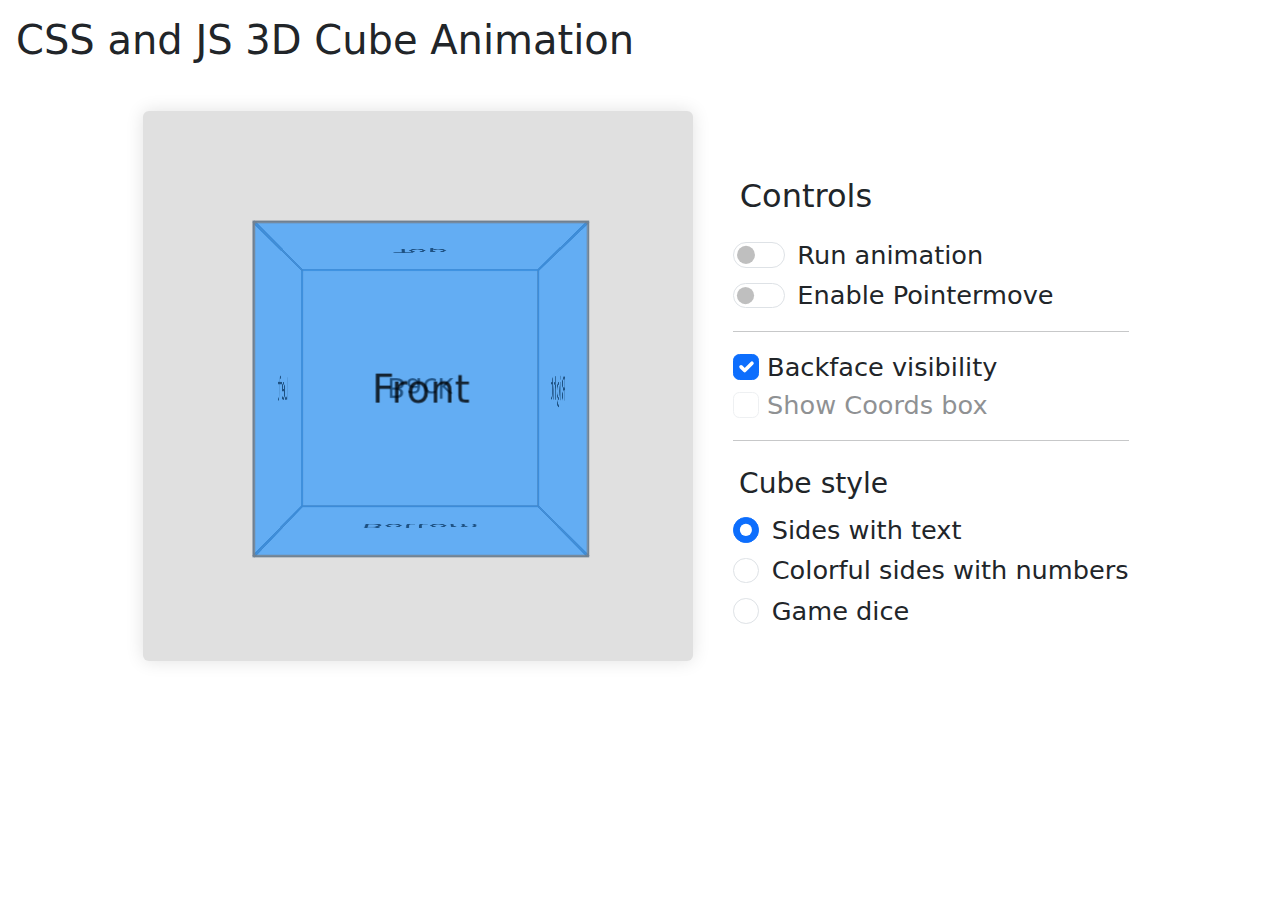
<file: index.html>
<!DOCTYPE html>
<html lang="en">

<head>
    <meta charset="UTF-8">
    <meta http-equiv="X-UA-Compatible" content="IE=edge">
    <meta name="viewport" content="width=device-width, initial-scale=1.0">
    <title>Document</title>
    <!-- Bootstrap CSS -->
    <link href="https://cdn.jsdelivr.net/npm/bootstrap@5.3.0-alpha1/dist/css/bootstrap.min.css" rel="stylesheet">
    <!-- Styles -->
    <link rel="stylesheet" href="styles/basics.css">
    <link rel="stylesheet" href="styles/controls.css">
    <link rel="stylesheet" href="styles/cubeDisplay.css">
    <!-- Scripts -->
    <script src="js/resizeObserver.js" defer></script>
    <script src="js/eventListeners.js" defer></script>

</head>

<body>
    <h1>CSS and JS 3D Cube Animation</h1>
    <!-- Flexbox -->
    <div class="flexbox">
        <!-- Cube -->
        <div class="cube-div">
            <div class="cube-container">
                <div class="cube text">
                    <div class="side front six">
                        <div class="side-content">
                            <span class="text">Front</span>
                            <span class="number">6</span>
                            <div class="dice point-grid-6">
                                <span class="point"></span>
                                <span class="point"></span>
                                <span class="point"></span>
                                <span class="point"></span>
                                <span class="point"></span>
                                <span class="point"></span>
                            </div>
                        </div>
                    </div>
                    <div class="side back one">
                        <div class="side-content">
                            <span class="text">Back</span>
                            <span class="number">1</span>
                            <div class="dice point-grid-1">
                                <span class="empty"></span>
                                <span class="empty"></span>
                                <span class="empty"></span>
                                <span class="empty"></span>
                                <span class="point"></span>
                                <span class="empty"></span>
                                <span class="empty"></span>
                                <span class="empty"></span>
                                <span class="empty"></span>
                            </div>
                        </div>
                    </div>
                    <div class="side left four">
                        <div class="side-content">
                            <span class="text">Left</span>
                            <span class="number">4</span>
                            <div class="dice point-grid-4">
                                <span class="point"></span>
                                <span class="point"></span>
                                <span class="point"></span>
                                <span class="point"></span>
                            </div>
                        </div>
                    </div>
                    <div class="side right three">
                        <div class="side-content">
                            <span class="text">Right</span>
                            <span class="number">3</span>
                            <div class="dice point-grid-3">
                                <span class="point"></span>
                                <span class="empty"></span>
                                <span class="empty"></span>
                                <span class="empty"></span>
                                <span class="point"></span>
                                <span class="empty"></span>
                                <span class="empty"></span>
                                <span class="empty"></span>
                                <span class="point"></span>
                            </div>
                        </div>
                    </div>
                    <div class="side top five">
                        <div class="side-content">
                            <span class="text">Top</span>
                            <span class="number">5</span>
                            <div class="dice point-grid-5">
                                <span class="point"></span>
                                <span class="empty"></span>
                                <span class="point"></span>
                                <span class="empty"></span>
                                <span class="point"></span>
                                <span class="empty"></span>
                                <span class="point"></span>
                                <span class="empty"></span>
                                <span class="point"></span>
                            </div>
                        </div>
                    </div>
                    <div class="side bot two">
                        <div class="side-content">
                            <span class="text">Bottom</span>
                            <span class="number">2</span>
                            <div class="dice point-grid-2">
                                <span class="point"></span>
                                <span class="empty"></span>
                                <span class="empty"></span>
                                <span class="point"></span>
                            </div>
                        </div>
                    </div>
                </div>
            </div>
            <div class="coords"><span></span></div>
        </div>
        <div class="form-controls">
            <div class="form-header-1">Controls</div>
            <div class="form-check form-switch">
                <input class="form-check-input" type="checkbox" id="animation-switch" autocomplete='off'>
                <label class="form-check-label" for="animation-switch">Run animation</label>
            </div>
            <div class="form-check form-switch">
                <input class="form-check-input" type="checkbox" id="pointer-move-switch" autocomplete='off'>
                <label class="form-check-label" for="pointer-move-switch">Enable Pointermove</label>
            </div>
            <hr>
            <div class="checkboxes">
                <input class="form-check-input" type="checkbox" value="" id="backface" checked autocomplete='off'>
                <label class="form-check-label" for="backface">
                    Backface visibility
                </label><br>
                <input class="form-check-input" type="checkbox" value="" id="coords" disabled autocomplete='off'>
                <label class="form-check-label" for="coords">
                    Show Coords box
                </label>
            </div>
            <hr>
            <div class="form-header-2">Cube style</div>
            <div class="form-check">
                <input class="form-check-input" type="radio" name="radio-cube" id="option-text" checked
                    autocomplete='off'>
                <label class="form-check-label" for="option-text">
                    Sides with text
                </label>
            </div>
            <div class="form-check">
                <input class="form-check-input" type="radio" name="radio-cube" id="option-numbers" autocomplete='off'>
                <label class="form-check-label" for="option-numbers">
                    Colorful sides with numbers
                </label>
            </div>
            <div class="form-check">
                <input class="form-check-input" type="radio" name="radio-cube" id="option-dice" autocomplete='off'>
                <label class="form-check-label" for="option-dice">
                    Game dice
                </label>
            </div>
        </div>
    </div>

    <!-- Template for device orientation checkbox -->
    <template id="orientation-checkbox-template">
        <br>
        <input class="form-check-input" type="checkbox" value="" id="orientation" autocomplete='off'>
        <label class="form-check-label" for="orientation">
            Device orientation
        </label>
    </template>

</body>

</html>
</file>
<file: styles/basics.css>
:root {
  --rotationXFrom: 0deg;
  --rotationYFrom: 0deg;
  --rotationXTo: 360deg;
  --rotationYTo: 360deg;
  --cubeDivColor: #E0E0E0;
  margin: 1rem;
}

div {
  box-sizing: content-box;
}

.flexbox {
  margin: 2em;
  display: flex;
  flex-wrap: wrap;
  height: 580px;
  align-items: center;
  justify-content: center;
  gap: 2em;
}

.cube-div {
  flex-grow: 1;
  position: relative;
  border-radius: 6px;
  box-shadow: 0 0 18px rgba(0, 0, 0, 0.12);
  background-color: var(--cubeDivColor);
  overflow: hidden;
  max-width: 550px;
  max-height: 550px;
  min-width: 250px;
  min-height: 250px;
  aspect-ratio: 1;
  touch-action: none;
  -webkit-user-select: none;
  user-select: none;
}

.cube-container {
  height: 50%;
  width: 50%;
  top: 25%;
  left: 25%;
  perspective: 800px;
  perspective-origin: center;
  background-color: transparent;
  position: absolute;
}

/* Cube */
.cube {
  height: 100%;
  width: 100%;
  position: absolute;
  transform: translateZ(0);
  transform-style: preserve-3d;
  transition: transform 0.5s;
  will-change: transform;
}

/* Sides of the cube */
.side {
  border: 2px solid slategray;
  position: absolute;
  width: 100%;
  height: 100%;
  -webkit-backface-visibility: visible;
  backface-visibility: visible;
  cursor: default;
}

.side-content {
  display: flex;
  align-items: center;
  justify-content: center;
  height: 100%;
  width: 100%;
}

/* CSS Rotation and translateZ on the cube sides is done in JS */
/* CSS translateZ should be half the cube size */

/* Cube animation */
@keyframes rotate {
  0% {
    transform: rotateX(var(--rotationXFrom)) rotateY(var(--rotationYFrom));
  }

  100% {
    transform: rotateX(var(--rotationXTo)) rotateY(var(--rotationYTo));
  }
}
</file>
<file: styles/controls.css>
/* Coords div */
div.coords {
  width: -moz-fit-content;
  width: fit-content;
  background-color: rgba(0, 0, 0, 0.5);
  color: white;
  font-size: x-small;
  display: none;
  position: absolute;
  top: 10px;
  left: 10px;
  padding: 0.5vw;
  border-radius: 4px;
}

/* Form controls */
.form-controls {
  position: relative;
  min-width: 250px;
  max-width: 550px;
  margin-top: 1rem;
  padding: 0.5rem;
  font-size: clamp(18px, 2vw, 28px);
}

.form-controls .form-header-1 {
  font-size: clamp(22px, 2.6vw, 32px);
  padding: 0.5em 0.2em;
}

.form-controls .form-header-2 {
  font-size: clamp(20px, 2.2vw, 30px);
  padding: 0.2em 0.2em;
}
</file>
<file: styles/cubeDisplay.css>
/* Side contents spans*/
.dice span {
  width: min(2.5em, 7.5vmin);
  height: min(2.5em, 7.5vmin);
  margin: auto;
}

span.point {
  background-color: rgba(0, 0, 0, 0.8);
  border-radius: 100%;
}

span.empty {
  background-color: transparent;
}

/* Dice grids */
div.side-content div {
  width: 100%;
  height: 100%;
}

.dice.point-grid-1 {
  display: grid;
  margin: auto;
  gap: 1vmin;
  grid-template-columns: repeat(3, 1fr);
  grid-template-rows: repeat(3, 1fr);
}

.dice.point-grid-2 {
  display: grid;
  margin: auto;
  gap: 1vmin;
  grid-template-columns: repeat(2, 1fr);
  grid-template-rows: repeat(2, 1fr);
}

.dice.point-grid-3 {
  display: grid;
  margin: auto;
  gap: 1vmin;
  grid-template-columns: repeat(3, 1fr);
  grid-template-rows: repeat(3, 1fr);
}

.dice.point-grid-4 {
  display: grid;
  margin: auto;
  gap: 1vmin;
  grid-template-columns: repeat(2, 1fr);
  grid-template-rows: repeat(2, 1fr);
}

.dice.point-grid-5 {
  display: grid;
  margin: auto;
  gap: 1vmin;
  grid-template-columns: repeat(3, 1fr);
  grid-template-rows: repeat(3, 1fr);
}

.dice.point-grid-6 {
  display: grid;
  margin: 1vmin;
  gap: 1vmin;
  grid-template-columns: repeat(2, 1fr);
  grid-template-rows: repeat(3, 1fr);
}

/* Display of side contents */
.side-content span.text,
.side-content span.number,
.side-content div.dice {
  display: none;
}

/* Text */
div.cube.text .side {
  background: rgba(30, 144, 255, 0.4);
}

div.cube.text .side-content span.text {
  display: block;
  font-size: min(5vw, 2em);
  color: rgba(0, 0, 0, 0.8);
}

/* Numbers */
div.cube.numbers .side-content span.number {
  display: block;
  font-size: min(25vw, 4em);
  color: rgba(0, 0, 0, 0.8);
}

div.cube.numbers .side:nth-child(1) {
  background: rgba(34, 139, 34, 0.5);
}

div.cube.numbers .side:nth-child(2) {
  background: rgba(30, 144, 255, 0.5);
}

div.cube.numbers .side:nth-child(3) {
  background: rgba(102, 51, 153, 0.5);
}

div.cube.numbers .side:nth-child(4) {
  background: rgba(218, 165, 32, 0.5);
}

div.cube.numbers .side:nth-child(5) {
  background: rgba(255, 140, 0, 0.5);
}

div.cube.numbers .side:nth-child(6) {
  background: rgba(169, 169, 169, 0.5);
}

/* Dice */
div.cube.dice .side {
  background-color: rgba(255, 255, 255, 0.75);
}

div.cube.dice .side-content div.dice {
  display: grid;
}
</file>
